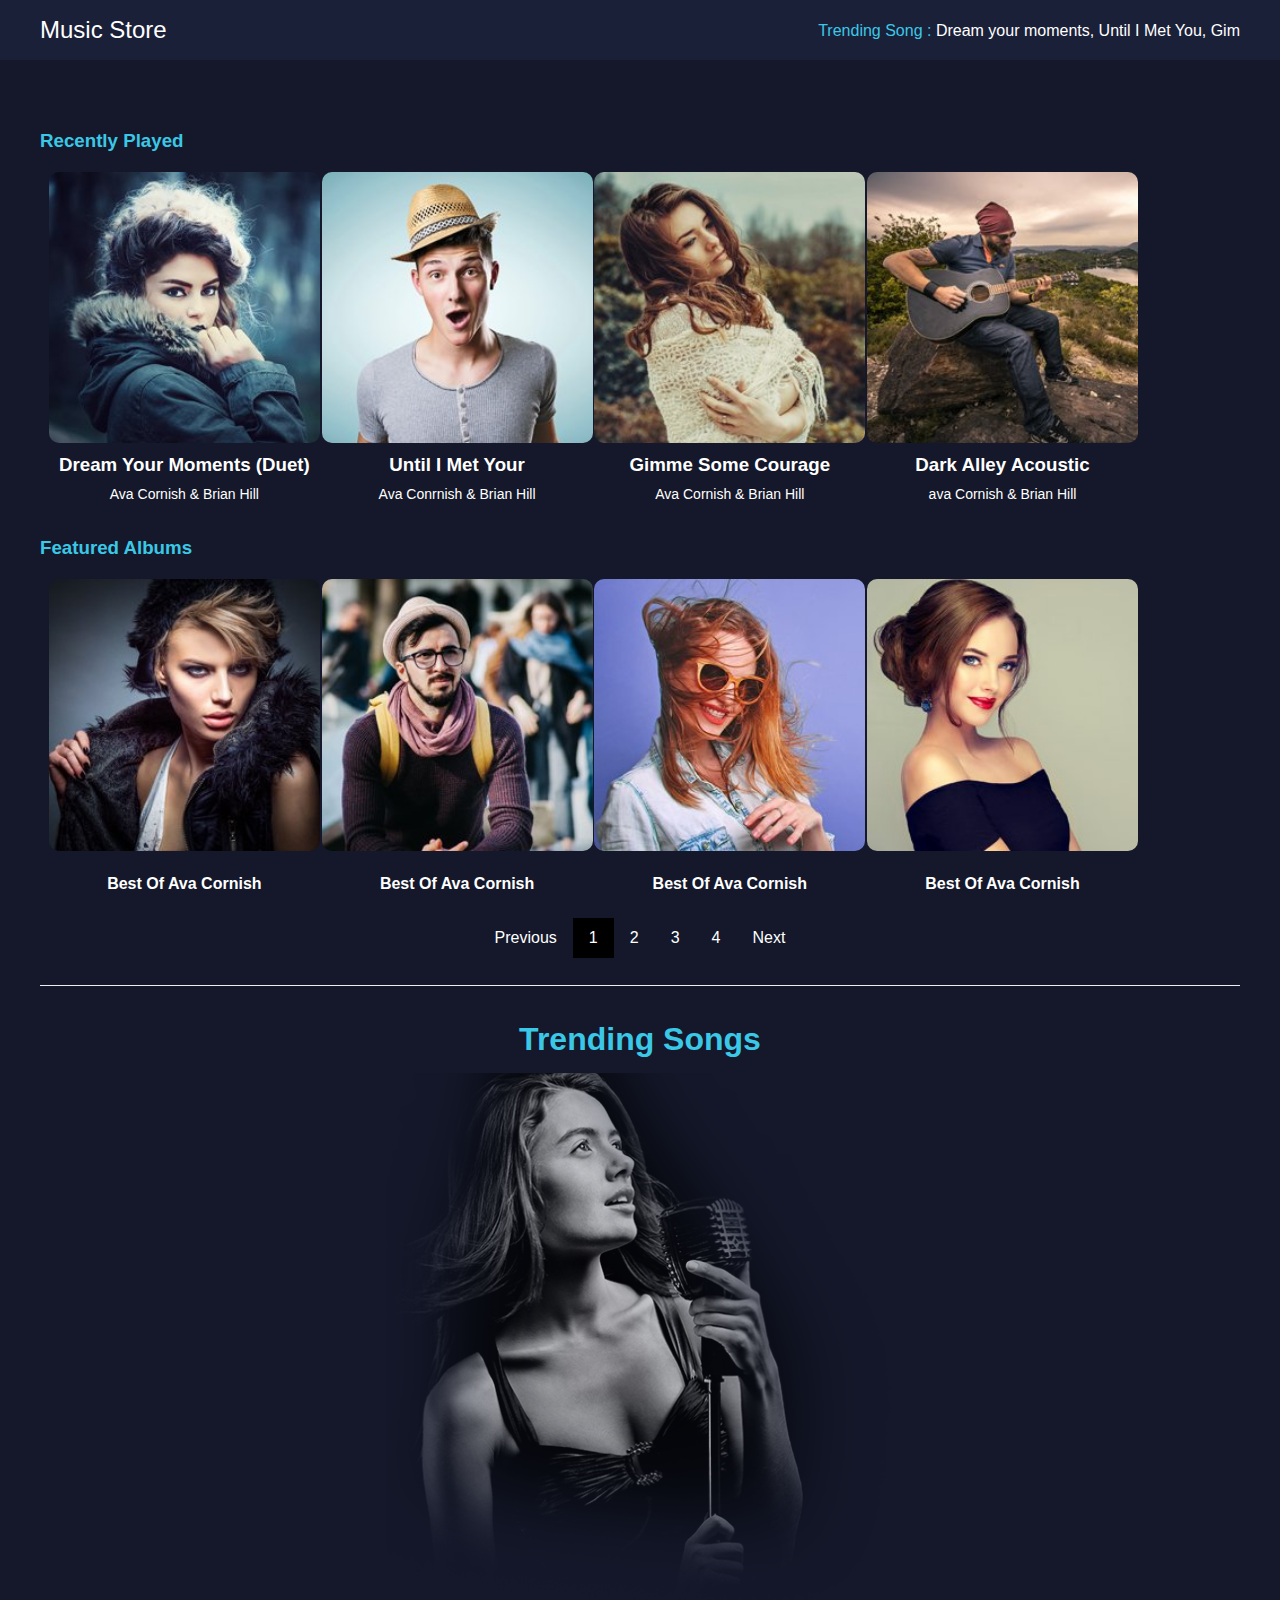
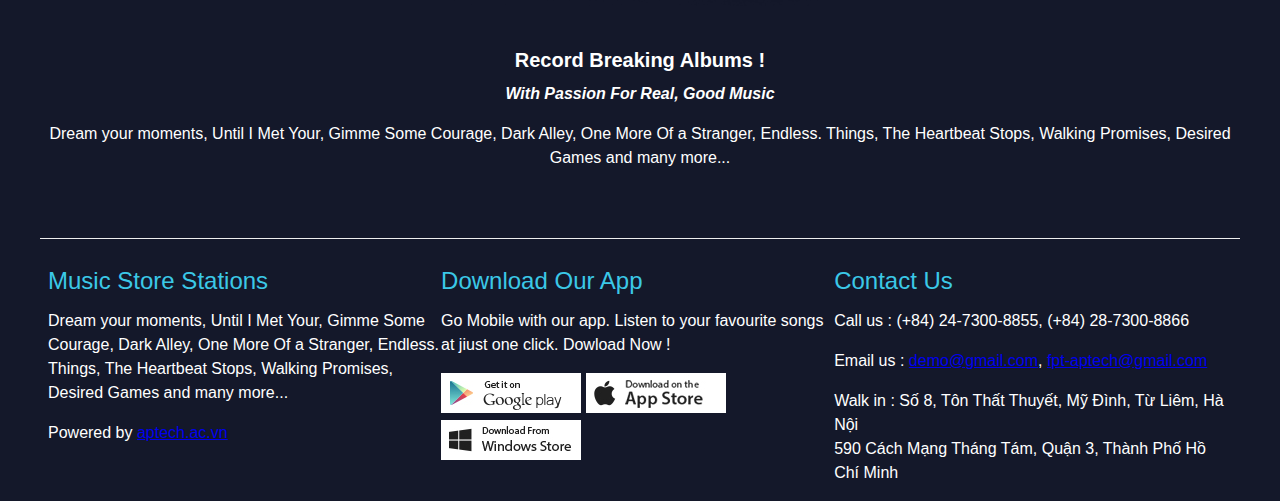
<file: index.html>
<!DOCTYPE html>
<html lang="en">
<head>
    <meta charset="UTF-8">
    <meta name="viewport" content="width=device-width, initial-scale=1.0">
    <title>Document</title>
    <link rel="stylesheet" href="css/style.css">
</head>
<body>
    <div class="top">
        <div class="header padding-16">
            <div class="logo">
                Music Store
            </div>
            <div class="ms_top_trend">
                <span class="ms-color">Trending Song :</span> Dream your moments, Until I Met You, Gim
            </div>
        </div>
    </div>
    <div class="main">
        <div class="ms-heading">
            <h3 class="ms-color">Recently Played</h3>
        </div>
        <div class="row padding-16">
            <div class="item">
                <img src="img/r_music1.jpg" alt="Sandwich">
                <h3>Dream Your Moments (Duet)</h3>
                <p>Ava Cornish & Brian Hill</p>
            </div>
            <div class="item">
                <img src="img/r_music2.jpg" alt="Sanwich">
                <h3>Until I Met Your</h3>
                <p>Ava Conrnish & Brian Hill</p>
            </div>
            <div class="item">
                <img src="img/r_music3.jpg" alt="Sandwich">
                <h3>Gimme Some Courage</h3>
                <p>Ava Cornish & Brian Hill</p>
            </div>
            <div class="item">
                <img src="img/r_music4.jpg" alt="Sandwich">
                <h3>Dark Alley Acoustic</h3>
                <p>ava Cornish & Brian Hill</p>
            </div>
        </div>
        <div class="ms-heading">
            <h3 class="ms-color">Featured Albums</h3>
        </div>
        <div class="row padding-16">
            <div class="item">
                <img src="img/song1.jpg" alt="Sanwich">
                <h4>Best Of Ava Cornish</h4>
            </div>
            <div class="item">
                <img src="img/song2.jpg" alt="Sanwich">
                <h4>Best Of Ava Cornish</h4>
            </div>
            <div class="item">
                <img src="img/song3.jpg" alt="Sanwich">
                <h4>Best Of Ava Cornish</h4>
            </div>
            <div class="item">
                <img src="img/song5.jpg" alt="Sanwich">
                <h4>Best Of Ava Cornish</h4>
            </div>
        </div>
        <div class="row center padding-32">
            <div class="bar">
                <a href="#" class="bar-item button hover-black">Previous</a>
                <a href="#" class="bar-item button black">1</a>
                <a href="#" class="bar-item button hover-black">2</a>
                <a href="#" class="bar-item button hover-black">3</a>
                <a href="#" class="bar-item button hover-black">4</a>
                <a href="#" class="bar-item button hover-black">Next</a>
            </div>
        </div>
        <hr>
        <div class="about row center padding-32">
            <h1 class="ms-color">Trending Songs</h1>
            <img src="img/banner.png" alt="Me" class="w3-image">
            <div class="padding-32">
                <h4>Record Breaking Albums !</h4>
                <h6><i>With Passion For Real, Good Music</i></h6>
                <p>Dream your moments, Until I Met Your, Gimme Some Courage, Dark Alley, One More Of a Stranger, Endless. Things, The Heartbeat Stops, Walking Promises, Desired Games and many more...</p>
            </div>
        </div>
        <hr>
        <div class="footer row padding-32">
            <div class="third">
                <h3 class="ms-color">Music Store Stations</h3>
                <p>Dream your moments, Until I Met Your, Gimme Some Courage, Dark Alley, One More Of a Stranger, Endless. Things, The Heartbeat Stops, Walking Promises, Desired Games and many more...</p>
                <p>Powered by <a href="#">aptech.ac.vn</a></p>
            </div>
            <div class="third">
                <h3 class="ms-color">Download Our App</h3>
                <p>Go Mobile with our app. Listen to your favourite songs at jiust one click. Dowload Now !</p>
                <a href="#"><img src="img/google_play.jpg" alt=""></a>
                <a href="#"><img src="img/app_store.jpg" alt=""></a>
                <a href="#"><img src="img/windows.jpg" alt=""></a>
            </div>
            <div class="third">
                <h3 class="ms-color">Contact Us</h3>
                <p>
                    <span class="con-title">Call us :</span>
                    <span>(+84) 24-7300-8855, (+84) 28-7300-8866</span>
                </p>
                <p>
                    <span class="con-title">Email us :</span>
                    <span><a href="#">demo@gmail.com</a>, <a href="#">fpt-aptech@gmail.com</a></span>
                </p>
                <p>
                    <span class="con-title">Walk in :</span>
                    <span>Số 8, Tôn Thất Thuyết, Mỹ Đình, Từ Liêm, Hà Nội</span><br/>
                    <span>590 Cách Mạng Tháng Tám, Quận 3, Thành Phố Hồ Chí Minh</span>

                </p>
            </div>
        </div>
    </div>
</body>
</html>
</file>
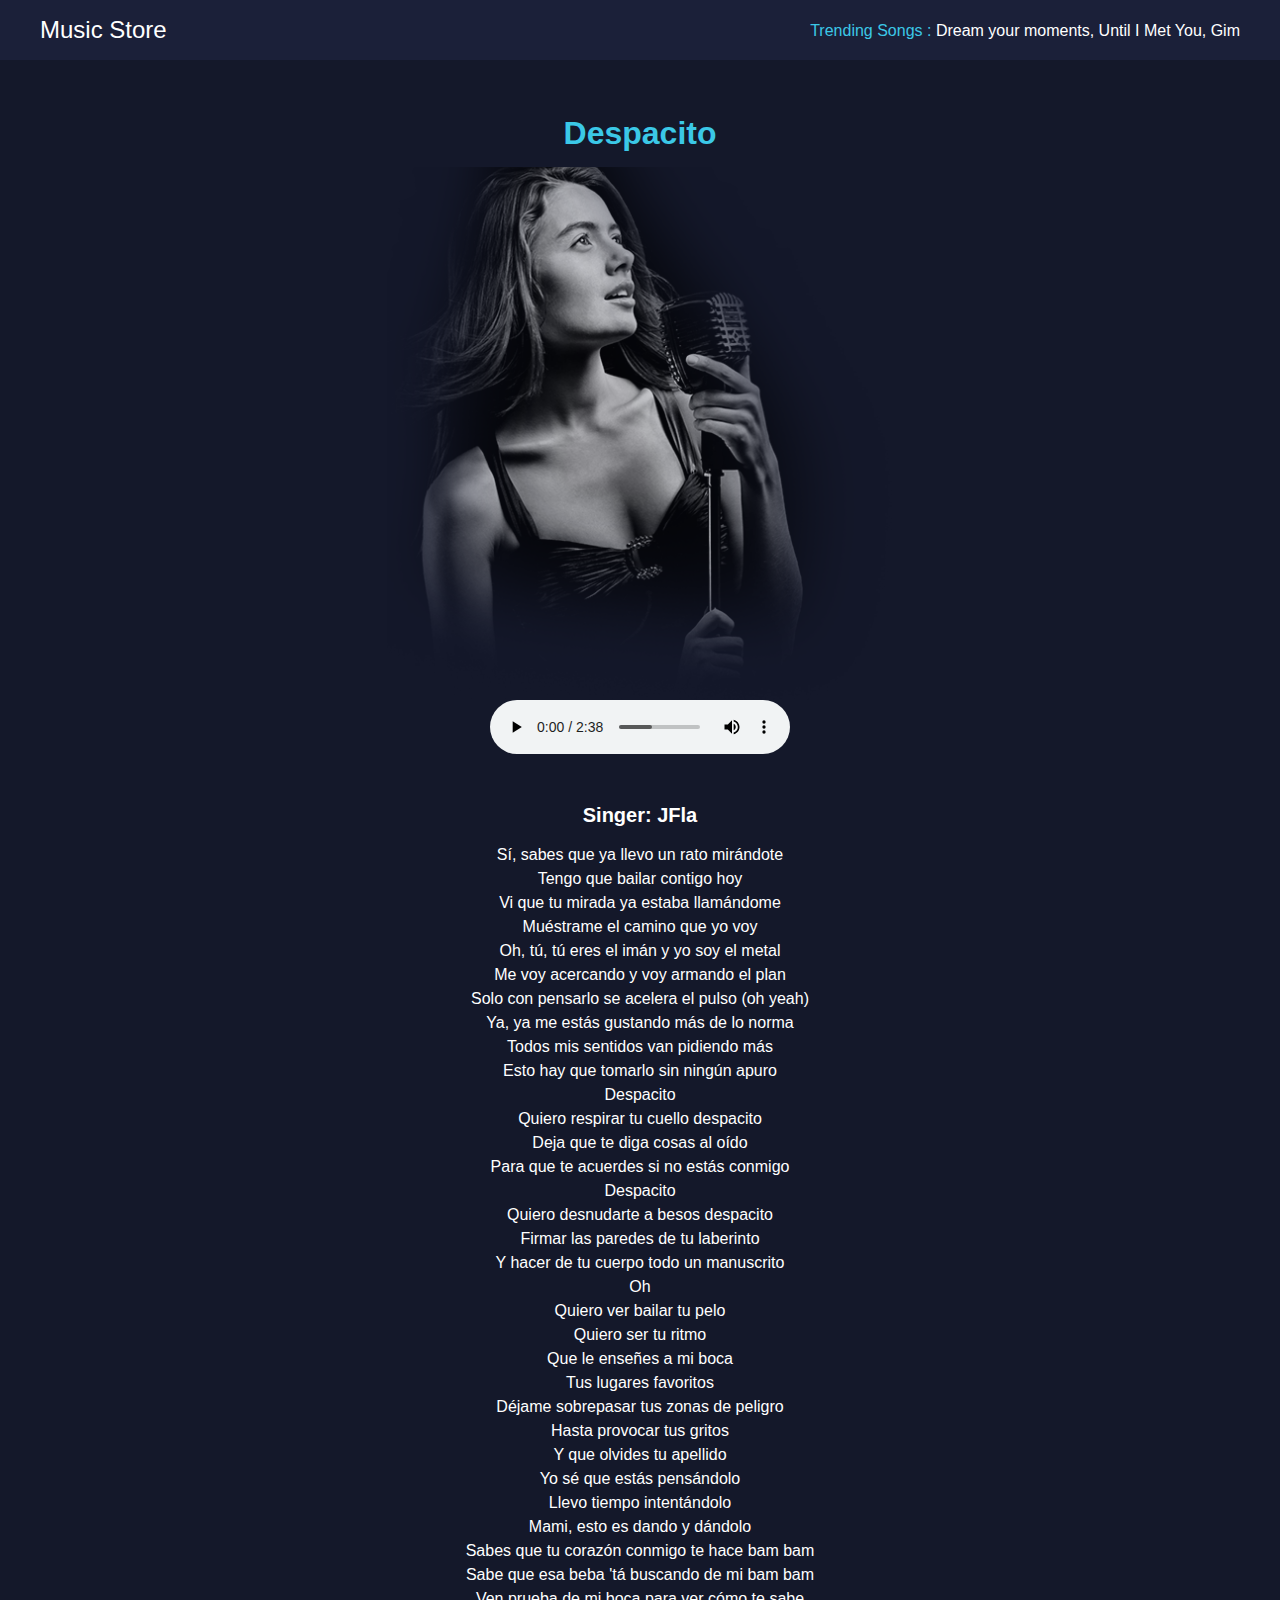
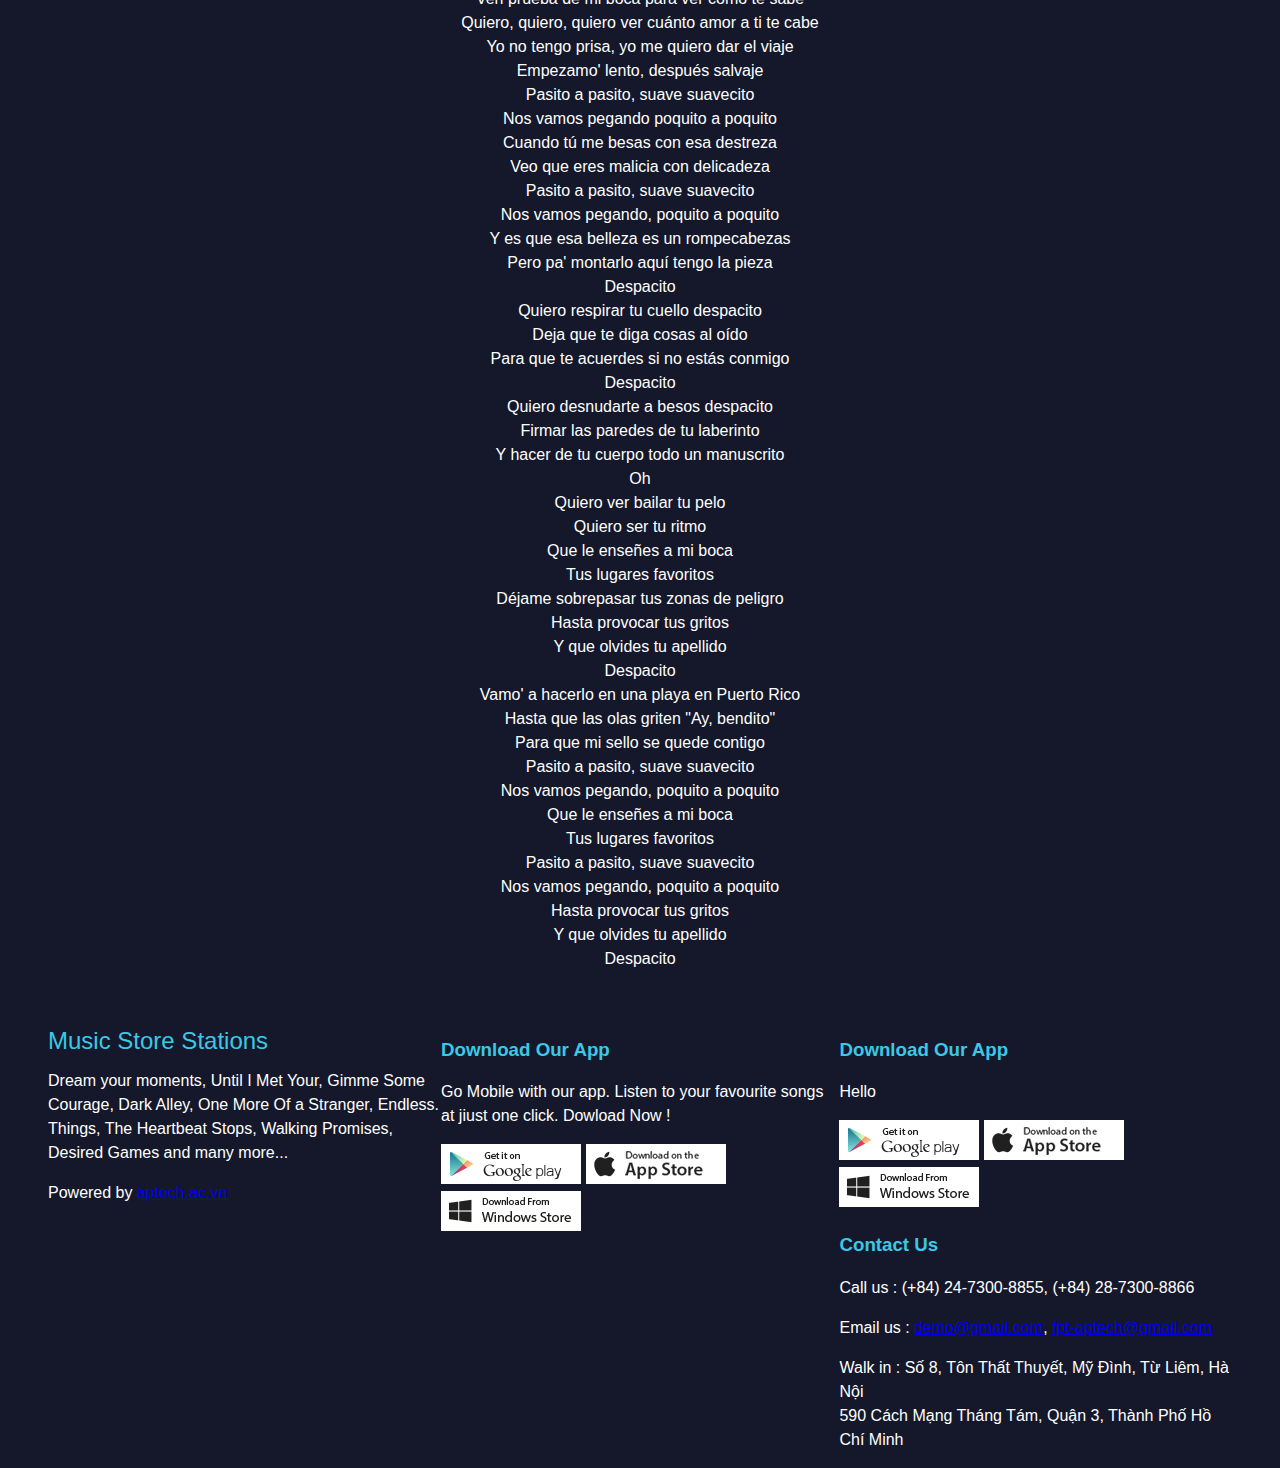
<file: detail.html>
<!DOCTYPE html>
<html lang="en">
<head>
    <meta charset="UTF-8">
    <meta name="viewport" content="width=device-width, initial-scale=1.0">
    <title>Document</title>
    <link rel="stylesheet" href="css/style.css">
</head>
<body>
    <div class="top">
        <div class="header padding-16">
            <div class="logo">
                Music Store
            </div>
            <div class="ms_top_trend">
                <span class="ms-color">Trending Songs :</span> Dream your moments, Until I Met You, Gim
            </div>
        </div>
    </div>
    <div class="main">
        <div class="about row center padding-32">
            <h1 class="ms-color">Despacito</h1>
            <img src="img/banner.png" alt="Me" class="w3-image">
            <audio src="audio/Despacito-J-Fla.mp3" controls></audio>
            <div class="padding-32">
                <h4>Singer: JFla</h4>
                <p>
                    Sí, sabes que ya llevo un rato mirándote<br/>
                    Tengo que bailar contigo hoy<br/>
                    Vi que tu mirada ya estaba llamándome<br/>
                    Muéstrame el camino que yo voy<br/>
                    Oh, tú, tú eres el imán y yo soy el metal<br/>
                    Me voy acercando y voy armando el plan<br/>
                    Solo con pensarlo se acelera el pulso (oh yeah)<br/>
                    Ya, ya me estás gustando más de lo norma<br/>
                    Todos mis sentidos van pidiendo más<br/>
                    Esto hay que tomarlo sin ningún apuro<br/>
                    Despacito<br/>
                    Quiero respirar tu cuello despacito<br/>
                    Deja que te diga cosas al oído<br/>
                    Para que te acuerdes si no estás conmigo<br/>
                    Despacito<br/>
                    Quiero desnudarte a besos despacito<br/>
                    Firmar las paredes de tu laberinto<br/>
                    Y hacer de tu cuerpo todo un manuscrito<br/>
                    Oh<br/>
                    Quiero ver bailar tu pelo<br/>
                    Quiero ser tu ritmo<br/>
                    Que le enseñes a mi boca<br/>
                    Tus lugares favoritos<br/>
                    Déjame sobrepasar tus zonas de peligro<br/>
                    Hasta provocar tus gritos<br/>
                    Y que olvides tu apellido<br/>
                    Yo sé que estás pensándolo<br/>
                    Llevo tiempo intentándolo<br/>
                    Mami, esto es dando y dándolo<br/>
                    Sabes que tu corazón conmigo te hace bam bam<br/>
                    Sabe que esa beba 'tá buscando de mi bam bam<br/>
                    Ven prueba de mi boca para ver cómo te sabe<br/>
                    Quiero, quiero, quiero ver cuánto amor a ti te cabe<br/>
                    Yo no tengo prisa, yo me quiero dar el viaje<br/>
                    Empezamo' lento, después salvaje<br/>
                    Pasito a pasito, suave suavecito<br/>
                    Nos vamos pegando poquito a poquito<br/>
                    Cuando tú me besas con esa destreza<br/>
                    Veo que eres malicia con delicadeza<br/>
                    Pasito a pasito, suave suavecito<br/>
                    Nos vamos pegando, poquito a poquito<br/>
                    Y es que esa belleza es un rompecabezas<br/>
                    Pero pa' montarlo aquí tengo la pieza<br/>
                    Despacito<br/>
                    Quiero respirar tu cuello despacito<br/>
                    Deja que te diga cosas al oído<br/>
                    Para que te acuerdes si no estás conmigo<br/>
                    Despacito<br/>
                    Quiero desnudarte a besos despacito<br/>
                    Firmar las paredes de tu laberinto<br/>
                    Y hacer de tu cuerpo todo un manuscrito<br/>
                    Oh<br/>
                    Quiero ver bailar tu pelo<br/>
                    Quiero ser tu ritmo<br/>
                    Que le enseñes a mi boca<br/>
                    Tus lugares favoritos<br/>
                    Déjame sobrepasar tus zonas de peligro<br/>
                    Hasta provocar tus gritos<br/>
                    Y que olvides tu apellido<br/>
                    Despacito<br/>
                    Vamo' a hacerlo en una playa en Puerto Rico<br/>
                    Hasta que las olas griten "Ay, bendito"<br/>
                    Para que mi sello se quede contigo<br/>
                    Pasito a pasito, suave suavecito<br/>
                    Nos vamos pegando, poquito a poquito<br/>
                    Que le enseñes a mi boca<br/>
                    Tus lugares favoritos<br/>
                    Pasito a pasito, suave suavecito<br/>
                    Nos vamos pegando, poquito a poquito<br/>
                    Hasta provocar tus gritos<br/>
                    Y que olvides tu apellido<br/>
                    Despacito<br/>
                </p>
            </div>
        </div>
        <div class="footer row padding-32">
            <div class="third">
                <h3 class="ms-color">Music Store Stations</h3>
                <p>Dream your moments, Until I Met Your, Gimme Some Courage, Dark Alley, One More Of a Stranger, Endless. Things, The Heartbeat Stops, Walking Promises, Desired Games and many more...</p>
                <p>Powered by <a href="#">aptech.ac.vn</a></p>
            </div>
        </div>
        <div class="third">
            <h3 class="ms-color">Download Our App</h3>
            <p>Go Mobile with our app. Listen to your favourite songs at jiust one click. Dowload Now !</p>
            <a href="#"><img src="img/google_play.jpg" alt=""></a>
            <a href="#"><img src="img/app_store.jpg" alt=""></a>
            <a href="#"><img src="img/windows.jpg" alt=""></a>
        </div>
        <div class="third">
            <h3 class="ms-color">Download Our App</h3>
            <p>Hello</p>
            <a href="#"><img src="img/google_play.jpg" alt=""></a>
            <a href="#"><img src="img/app_store.jpg" alt=""></a>
            <a href="#"><img src="img/windows.jpg" alt=""></a>
        </div>
        <div class="third">
            <h3 class="ms-color">Contact Us</h3>
            <p>
                <span class="con-title">Call us :</span>
                <span>(+84) 24-7300-8855, (+84) 28-7300-8866</span>
            </p>
            <p>
                <span class="con-title">Email us :</span>
                <span><a href="#">demo@gmail.com</a>, <a href="#">fpt-aptech@gmail.com</a></span>
            </p>
            <p>
                <span class="con-title">Walk in :</span>
                <span>Số 8, Tôn Thất Thuyết, Mỹ Đình, Từ Liêm, Hà Nội</span><br/>
                <span>590 Cách Mạng Tháng Tám, Quận 3, Thành Phố Hồ Chí Minh</span>

            </p>
        </div>
    </div>
</body>
</html>
</file>
<file: css/style.css>
* {
    font-family: 'Josefin Snas', sans-serif;
}

html, body {
    font-weight: 400;
    line-height: 24px;
    color: #ffffff;
    background-color: #14182a;
    padding: 0;
    margin: 0;
}

.top {
    top: 0;
    position: fixed;
    width: 100%;
    z-index: 1;
    background-color: #1b2039;
    height: 60px;
}

.header {
    color: #fff;
    background-color: transparent;
    max-width: 1200px;
    margin: auto;
}

.logo {
    float: left;
    font-size: 24px;
    line-height: 28px;
}

.ms_top_trend {
    float: right;
    font-size: 16px;
    line-height: 30px;
}

.ms-color {
    color: #3bc8e7;
}

.padding-16 {
    padding-top: 16px;
    padding-bottom: 16px;
}

.padding-32 {
    padding-top: 32px;
    padding-bottom: 32px;
}

.main {
    max-width: 1200px;
    margin-top: 100px;
    margin-left: auto;
    margin-right: auto;
}

.center {
    text-align: center;
}

.row {
    padding: 0 8px;
}

.row::before {
    content: "";
    display: table;
    clear: both;
}

.ms-heading {
    float: left;
    width: 100%;
    margin-top: 10px;
}

.item {
    float: left;
    width: 22.9%;
    padding: 0.8px;
    text-align: center;
}

.item img {
    width: 100%;
    vertical-align: middle;
    border-style: none;
    border-radius: 10px;
}

.item h3 {
    margin: 10px 0 5px;
}

.item p {
    margin: 0;
    font-size: 14px;
}

.center .bar {
    display: inline-block;
    width: auto;
}

.bar {
    overflow: hidden;
}

.bar .button {
    white-space: normal;
}

.bar .bar-item {
    padding: 8px 16px;
    float: left;
    width: auto;
    border: none;
    display: block;
    outline: 0;
}

.button {
    text-align: center;
    cursor: pointer;
    vertical-align: middle;
    text-decoration: none;
    overflow: hidden;
    color: inherit;
    background-color: inherit;
}

.black {
    color: #fff !important;
    background-color: #000 !important;
}

hr {
    border: 0;
    border-top: 1px solid #eee;
    margin: 20px 0;
    box-sizing: content-box;
    height: 0;
    overflow: visible;
}

.about {
    font-weight: 400;
}

.about h3 {
    font-size: 24px;
    margin: 10px 0;
}

.about h4 {
    font-size: 20px;
    margin: 10px 0;
}

.about h6 {
    font-size: 16px;
    margin: 10px 0;
}

.about img {
    display: block;
    margin: auto;
    width: 800px;
    height: 533px;
    object-fit: contain;
}

.footer h3 {
    font-size: 24px;
    font-weight: 400;
    margin: 10px 0;
}

.third {
    float: left;
    width: 33.2%;
}
</file>
